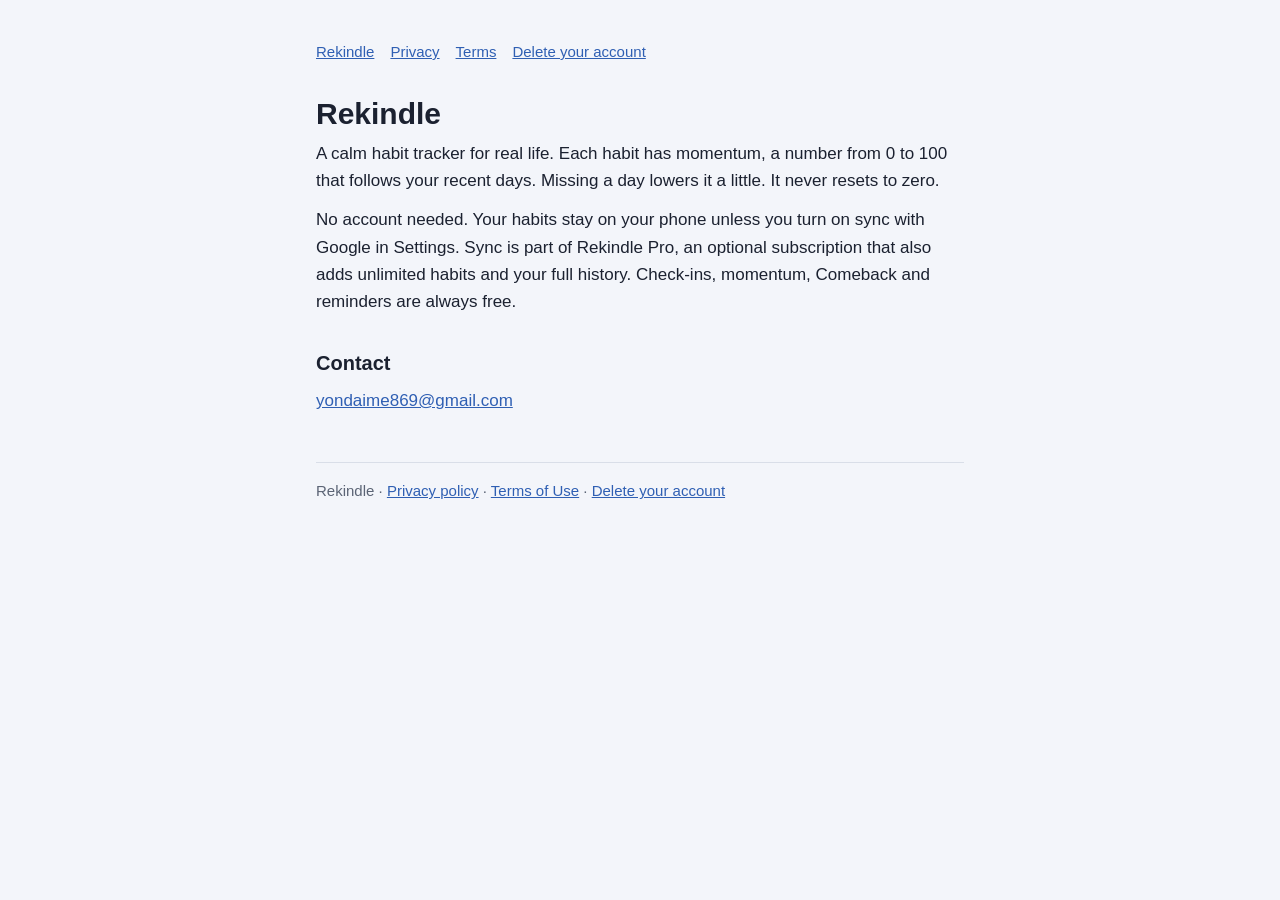
<file: index.html>
<!doctype html>
<html lang="en">
<head>
  <meta charset="utf-8">
  <meta name="viewport" content="width=device-width, initial-scale=1">
  <title>Rekindle</title>
  <meta name="description" content="Rekindle is a calm habit tracker. Momentum dips when you miss a day and never resets to zero.">
  <link rel="stylesheet" href="style.css">
</head>
<body>
<main>
  <nav><a href="./">Rekindle</a><a href="privacy/">Privacy</a><a href="terms/">Terms</a><a href="delete-account/">Delete your account</a></nav>
  <h1>Rekindle</h1>
  <p>A calm habit tracker for real life. Each habit has momentum, a number from 0 to 100 that follows your recent days. Missing a day lowers it a little. It never resets to zero.</p>
  <p>No account needed. Your habits stay on your phone unless you turn on sync with Google in Settings. Sync is part of Rekindle Pro, an optional subscription that also adds unlimited habits and your full history. Check-ins, momentum, Comeback and reminders are always free.</p>
  <h2>Contact</h2>
  <p><a href="mailto:yondaime869@gmail.com">yondaime869@gmail.com</a></p>
  <footer>Rekindle · <a href="privacy/">Privacy policy</a> · <a href="terms/">Terms of Use</a> · <a href="delete-account/">Delete your account</a></footer>
</main>
</body>
</html>
</file>
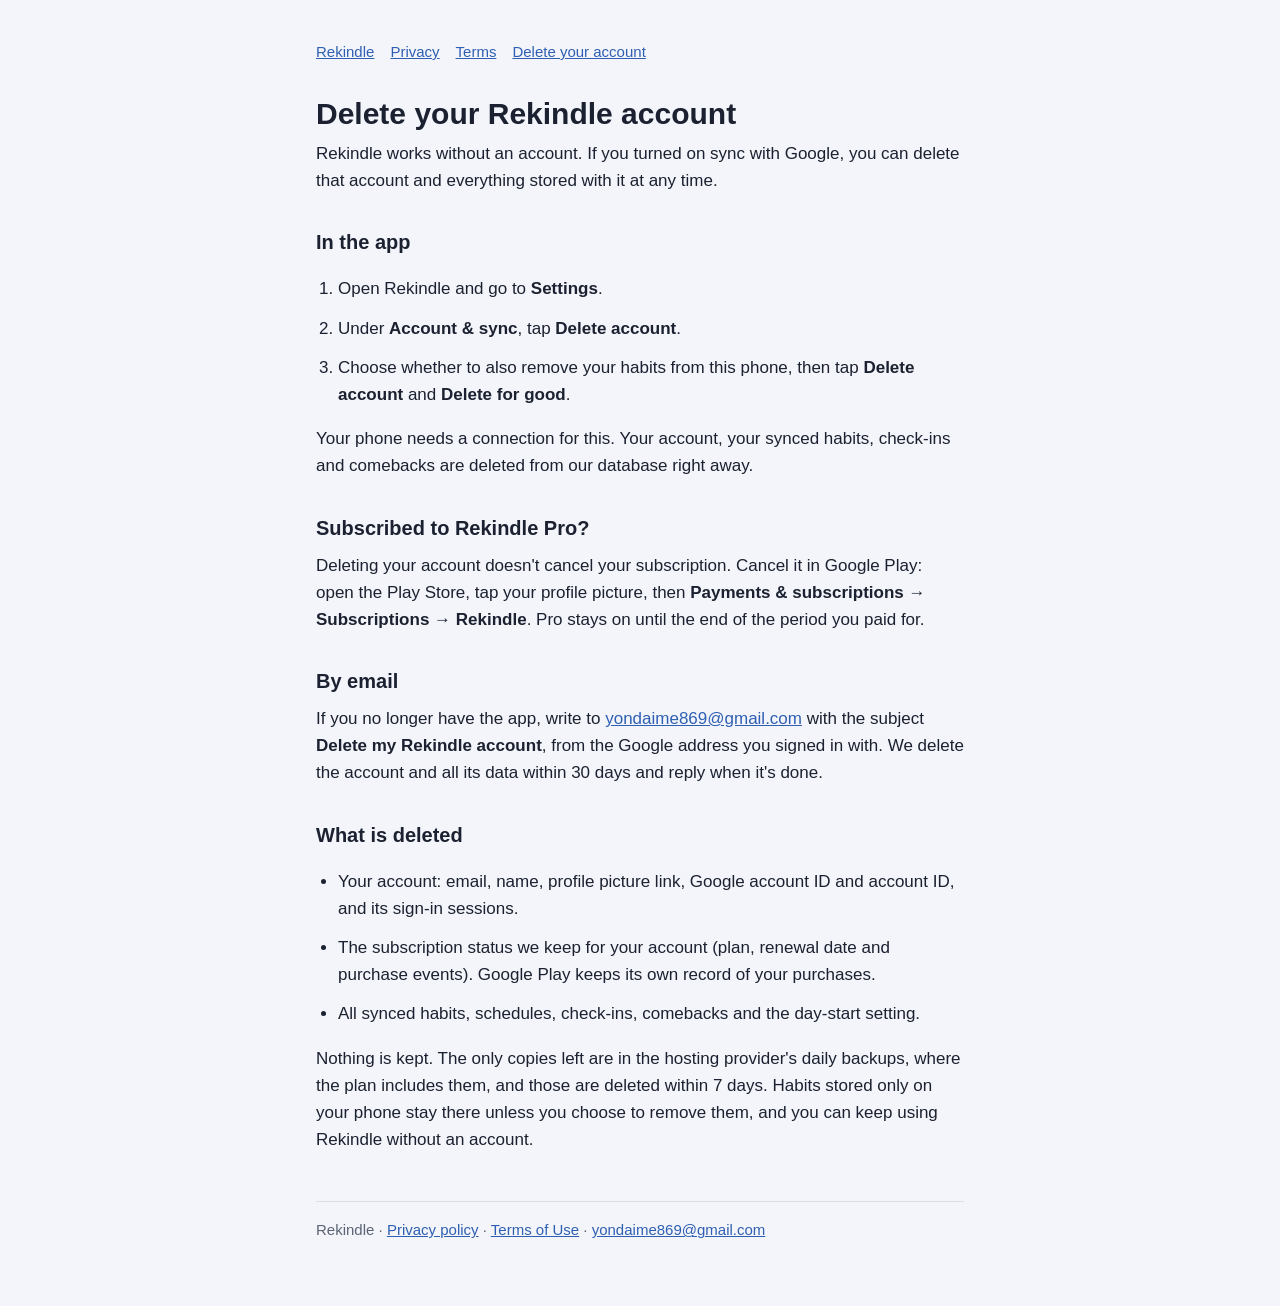
<file: delete-account/index.html>
<!doctype html>
<html lang="en">
<head>
  <meta charset="utf-8">
  <meta name="viewport" content="width=device-width, initial-scale=1">
  <title>Delete Rekindle Account</title>
  <meta name="description" content="How to delete your Rekindle sync account and all data stored with it.">
  <link rel="stylesheet" href="../style.css">
</head>
<body>
<main>
  <nav><a href="../">Rekindle</a><a href="../privacy/">Privacy</a><a href="../terms/">Terms</a><a href="./">Delete your account</a></nav>
  <h1>Delete your Rekindle account</h1>
  <p>Rekindle works without an account. If you turned on sync with Google, you can delete that account and everything stored with it at any time.</p>

  <h2>In the app</h2>
  <ol>
    <li>Open Rekindle and go to <strong>Settings</strong>.</li>
    <li>Under <strong>Account &amp; sync</strong>, tap <strong>Delete account</strong>.</li>
    <li>Choose whether to also remove your habits from this phone, then tap <strong>Delete account</strong> and <strong>Delete for good</strong>.</li>
  </ol>
  <p>Your phone needs a connection for this. Your account, your synced habits, check-ins and comebacks are deleted from our database right away.</p>

  <h2>Subscribed to Rekindle Pro?</h2>
  <p>Deleting your account doesn't cancel your subscription. Cancel it in Google Play: open the Play Store, tap your profile picture, then <strong>Payments &amp; subscriptions → Subscriptions → Rekindle</strong>. Pro stays on until the end of the period you paid for.</p>

  <h2>By email</h2>
  <p>If you no longer have the app, write to <a href="mailto:yondaime869@gmail.com?subject=Delete%20my%20Rekindle%20account">yondaime869@gmail.com</a> with the subject <strong>Delete my Rekindle account</strong>, from the Google address you signed in with. We delete the account and all its data within 30 days and reply when it's done.</p>

  <h2>What is deleted</h2>
  <ul>
    <li>Your account: email, name, profile picture link, Google account ID and account ID, and its sign-in sessions.</li>
    <li>The subscription status we keep for your account (plan, renewal date and purchase events). Google Play keeps its own record of your purchases.</li>
    <li>All synced habits, schedules, check-ins, comebacks and the day-start setting.</li>
  </ul>
  <p>Nothing is kept. The only copies left are in the hosting provider's daily backups, where the plan includes them, and those are deleted within 7 days. Habits stored only on your phone stay there unless you choose to remove them, and you can keep using Rekindle without an account.</p>

  <footer>Rekindle · <a href="../privacy/">Privacy policy</a> · <a href="../terms/">Terms of Use</a> · <a href="mailto:yondaime869@gmail.com">yondaime869@gmail.com</a></footer>
</main>
</body>
</html>
</file>
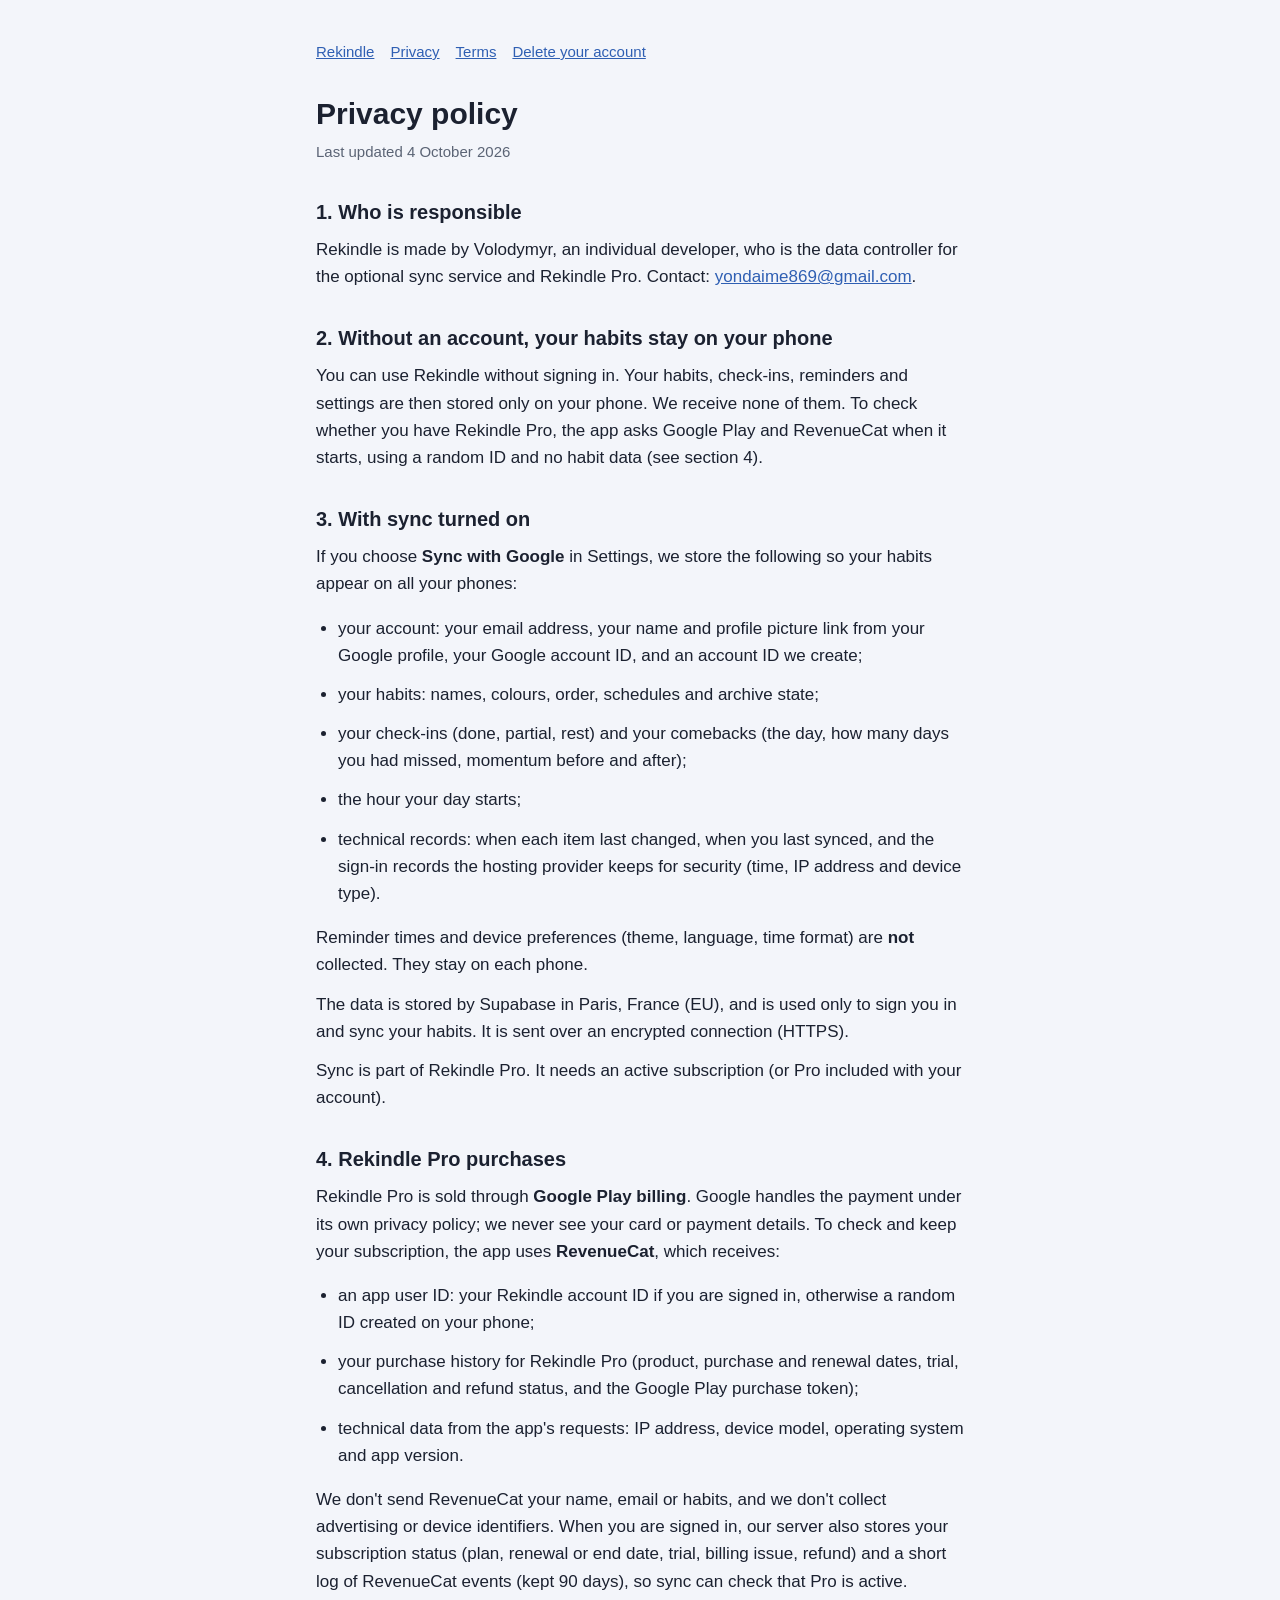
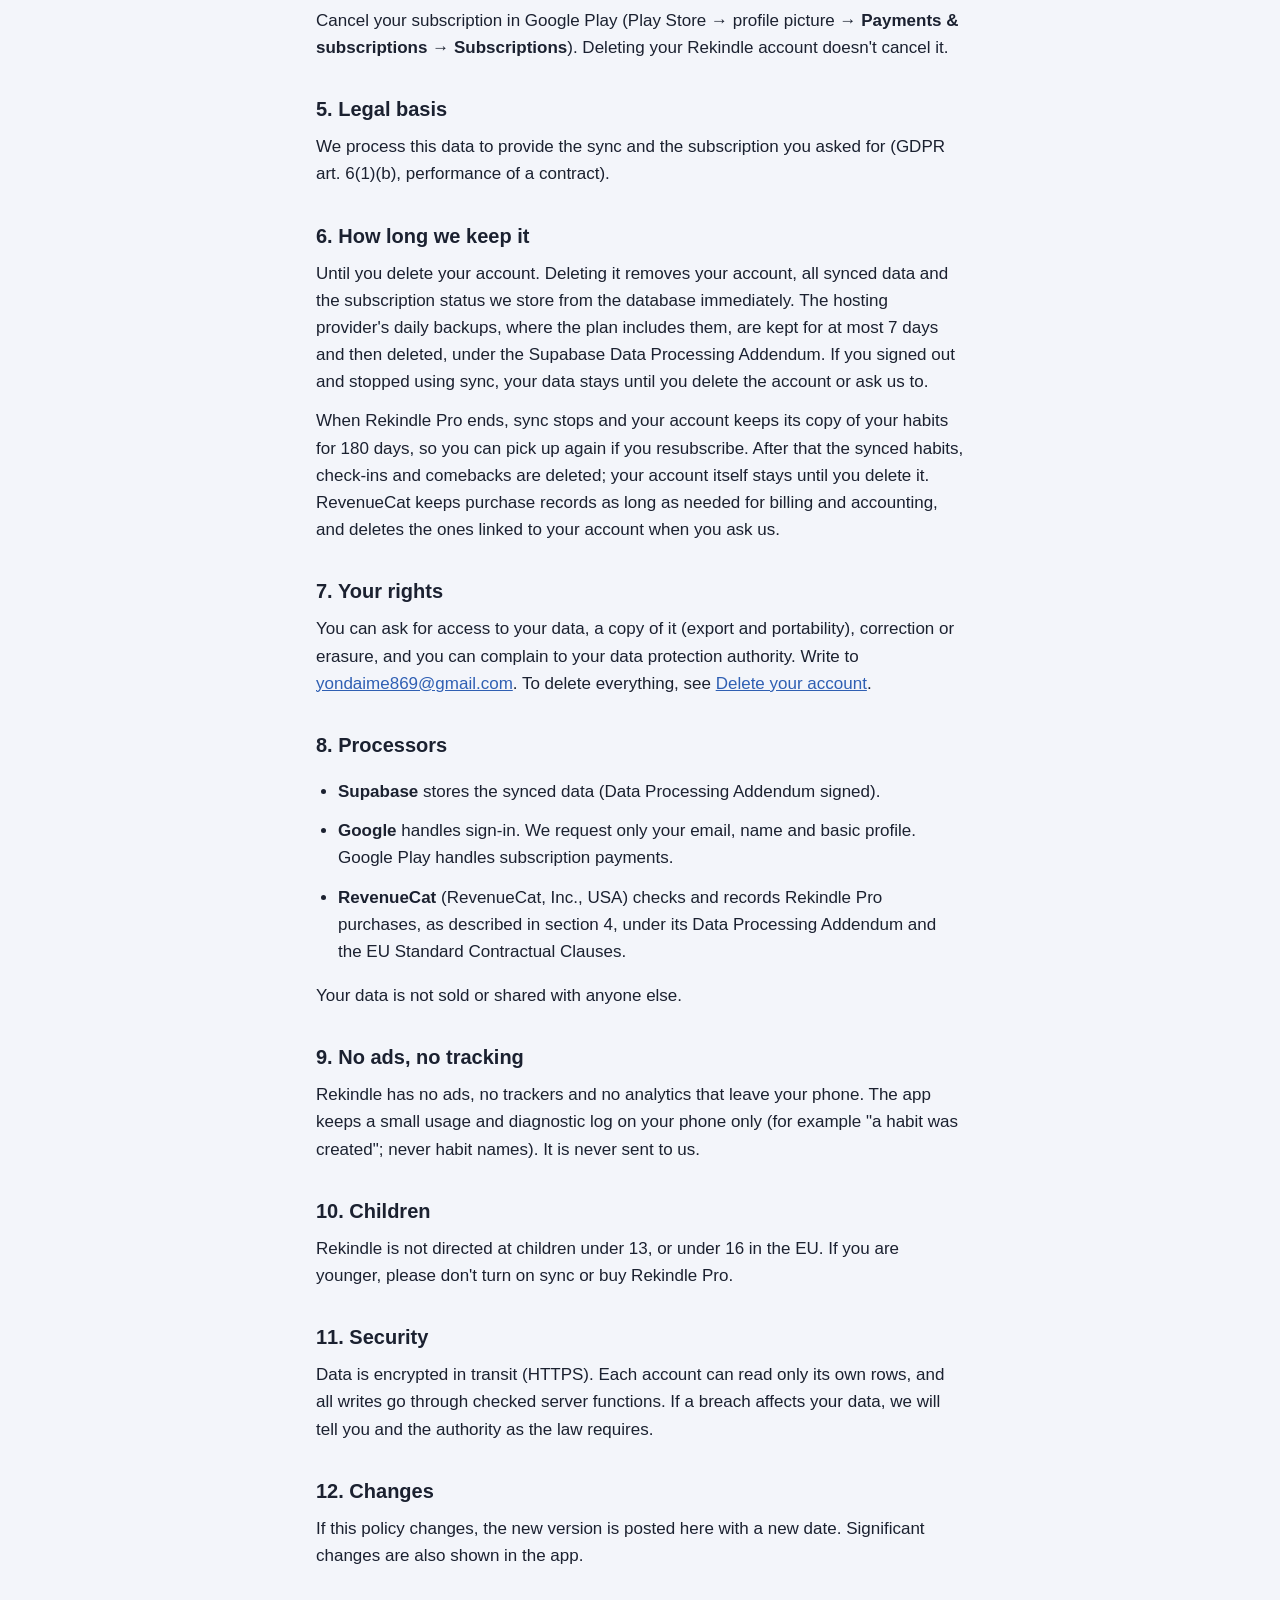
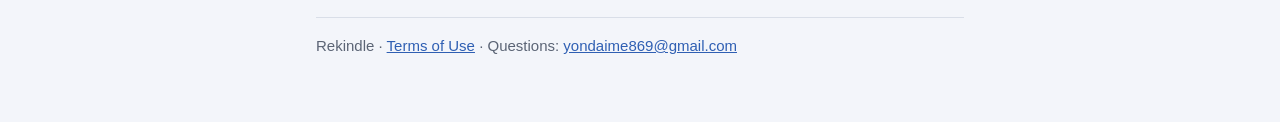
<file: privacy/index.html>
<!doctype html>
<html lang="en">
<head>
  <meta charset="utf-8">
  <meta name="viewport" content="width=device-width, initial-scale=1">
  <title>Rekindle Privacy Policy</title>
  <meta name="description" content="What Rekindle stores, where, why, and how to delete it.">
  <link rel="stylesheet" href="../style.css">
</head>
<body>
<main>
  <nav><a href="../">Rekindle</a><a href="./">Privacy</a><a href="../terms/">Terms</a><a href="../delete-account/">Delete your account</a></nav>
  <h1>Privacy policy</h1>
  <p class="muted">Last updated 4 October 2026</p>

  <h2>1. Who is responsible</h2>
  <p>Rekindle is made by Volodymyr, an individual developer, who is the data controller for the optional sync service and Rekindle Pro. Contact: <a href="mailto:yondaime869@gmail.com">yondaime869@gmail.com</a>.</p>

  <h2>2. Without an account, your habits stay on your phone</h2>
  <p>You can use Rekindle without signing in. Your habits, check-ins, reminders and settings are then stored only on your phone. We receive none of them. To check whether you have Rekindle Pro, the app asks Google Play and RevenueCat when it starts, using a random ID and no habit data (see section 4).</p>

  <h2>3. With sync turned on</h2>
  <p>If you choose <strong>Sync with Google</strong> in Settings, we store the following so your habits appear on all your phones:</p>
  <ul>
    <li>your account: your email address, your name and profile picture link from your Google profile, your Google account ID, and an account ID we create;</li>
    <li>your habits: names, colours, order, schedules and archive state;</li>
    <li>your check-ins (done, partial, rest) and your comebacks (the day, how many days you had missed, momentum before and after);</li>
    <li>the hour your day starts;</li>
    <li>technical records: when each item last changed, when you last synced, and the sign-in records the hosting provider keeps for security (time, IP address and device type).</li>
  </ul>
  <p>Reminder times and device preferences (theme, language, time format) are <strong>not</strong> collected. They stay on each phone.</p>
  <p>The data is stored by Supabase in Paris, France (EU), and is used only to sign you in and sync your habits. It is sent over an encrypted connection (HTTPS).</p>

  <p>Sync is part of Rekindle Pro. It needs an active subscription (or Pro included with your account).</p>

  <h2>4. Rekindle Pro purchases</h2>
  <p>Rekindle Pro is sold through <strong>Google Play billing</strong>. Google handles the payment under its own privacy policy; we never see your card or payment details. To check and keep your subscription, the app uses <strong>RevenueCat</strong>, which receives:</p>
  <ul>
    <li>an app user ID: your Rekindle account ID if you are signed in, otherwise a random ID created on your phone;</li>
    <li>your purchase history for Rekindle Pro (product, purchase and renewal dates, trial, cancellation and refund status, and the Google Play purchase token);</li>
    <li>technical data from the app's requests: IP address, device model, operating system and app version.</li>
  </ul>
  <p>We don't send RevenueCat your name, email or habits, and we don't collect advertising or device identifiers. When you are signed in, our server also stores your subscription status (plan, renewal or end date, trial, billing issue, refund) and a short log of RevenueCat events (kept 90 days), so sync can check that Pro is active.</p>
  <p>Cancel your subscription in Google Play (Play Store → profile picture → <strong>Payments &amp; subscriptions → Subscriptions</strong>). Deleting your Rekindle account doesn't cancel it.</p>

  <h2>5. Legal basis</h2>
  <p>We process this data to provide the sync and the subscription you asked for (GDPR art. 6(1)(b), performance of a contract).</p>

  <h2>6. How long we keep it</h2>
  <p>Until you delete your account. Deleting it removes your account, all synced data and the subscription status we store from the database immediately. The hosting provider's daily backups, where the plan includes them, are kept for at most 7 days and then deleted, under the Supabase Data Processing Addendum. If you signed out and stopped using sync, your data stays until you delete the account or ask us to.</p>
  <p>When Rekindle Pro ends, sync stops and your account keeps its copy of your habits for 180 days, so you can pick up again if you resubscribe. After that the synced habits, check-ins and comebacks are deleted; your account itself stays until you delete it. RevenueCat keeps purchase records as long as needed for billing and accounting, and deletes the ones linked to your account when you ask us.</p>

  <h2>7. Your rights</h2>
  <p>You can ask for access to your data, a copy of it (export and portability), correction or erasure, and you can complain to your data protection authority. Write to <a href="mailto:yondaime869@gmail.com">yondaime869@gmail.com</a>. To delete everything, see <a href="../delete-account/">Delete your account</a>.</p>

  <h2>8. Processors</h2>
  <ul>
    <li><strong>Supabase</strong> stores the synced data (Data Processing Addendum signed).</li>
    <li><strong>Google</strong> handles sign-in. We request only your email, name and basic profile. Google Play handles subscription payments.</li>
    <li><strong>RevenueCat</strong> (RevenueCat, Inc., USA) checks and records Rekindle Pro purchases, as described in section 4, under its Data Processing Addendum and the EU Standard Contractual Clauses.</li>
  </ul>
  <p>Your data is not sold or shared with anyone else.</p>

  <h2>9. No ads, no tracking</h2>
  <p>Rekindle has no ads, no trackers and no analytics that leave your phone. The app keeps a small usage and diagnostic log on your phone only (for example "a habit was created"; never habit names). It is never sent to us.</p>

  <h2>10. Children</h2>
  <p>Rekindle is not directed at children under 13, or under 16 in the EU. If you are younger, please don't turn on sync or buy Rekindle Pro.</p>

  <h2>11. Security</h2>
  <p>Data is encrypted in transit (HTTPS). Each account can read only its own rows, and all writes go through checked server functions. If a breach affects your data, we will tell you and the authority as the law requires.</p>

  <h2>12. Changes</h2>
  <p>If this policy changes, the new version is posted here with a new date. Significant changes are also shown in the app.</p>

  <footer>Rekindle · <a href="../terms/">Terms of Use</a> · Questions: <a href="mailto:yondaime869@gmail.com">yondaime869@gmail.com</a></footer>
</main>
</body>
</html>
</file>
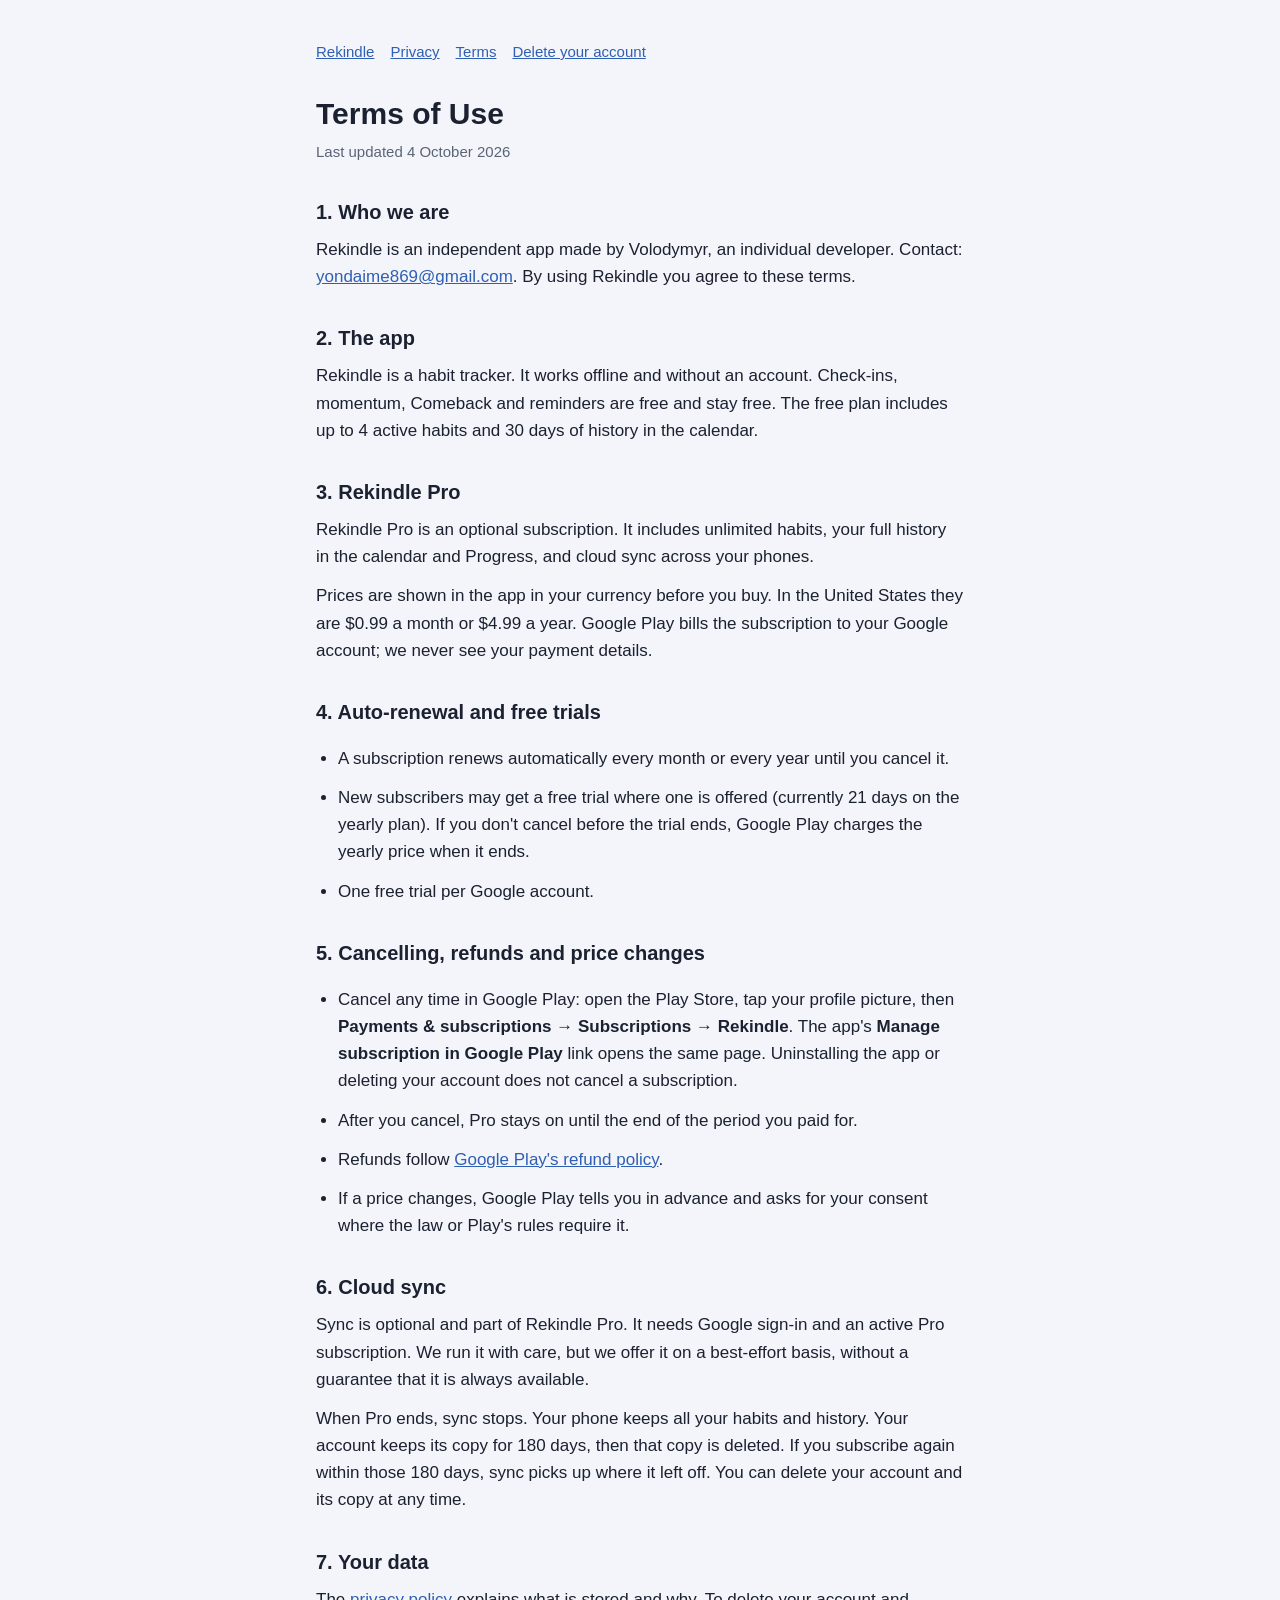
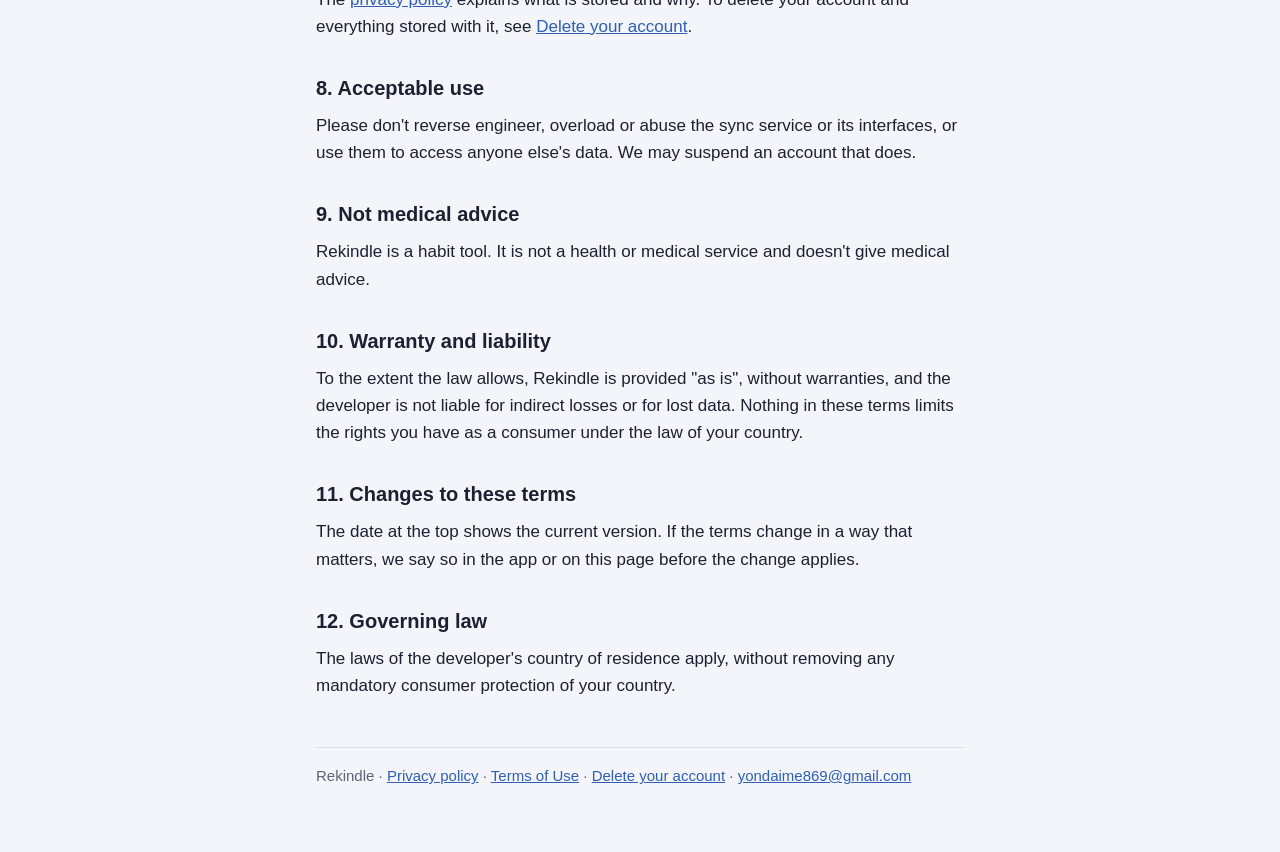
<file: terms/index.html>
<!doctype html>
<html lang="en">
<head>
  <meta charset="utf-8">
  <meta name="viewport" content="width=device-width, initial-scale=1">
  <title>Rekindle Terms of Use</title>
  <meta name="description" content="The terms for using Rekindle and Rekindle Pro.">
  <link rel="stylesheet" href="../style.css">
</head>
<body>
<main>
  <nav><a href="../">Rekindle</a><a href="../privacy/">Privacy</a><a href="./">Terms</a><a href="../delete-account/">Delete your account</a></nav>
  <h1>Terms of Use</h1>
  <p class="muted">Last updated 4 October 2026</p>

  <h2>1. Who we are</h2>
  <p>Rekindle is an independent app made by Volodymyr, an individual developer. Contact: <a href="mailto:yondaime869@gmail.com">yondaime869@gmail.com</a>. By using Rekindle you agree to these terms.</p>

  <h2>2. The app</h2>
  <p>Rekindle is a habit tracker. It works offline and without an account. Check-ins, momentum, Comeback and reminders are free and stay free. The free plan includes up to 4 active habits and 30 days of history in the calendar.</p>

  <h2>3. Rekindle Pro</h2>
  <p>Rekindle Pro is an optional subscription. It includes unlimited habits, your full history in the calendar and Progress, and cloud sync across your phones.</p>
  <p>Prices are shown in the app in your currency before you buy. In the United States they are $0.99 a month or $4.99 a year. Google Play bills the subscription to your Google account; we never see your payment details.</p>

  <h2>4. Auto-renewal and free trials</h2>
  <ul>
    <li>A subscription renews automatically every month or every year until you cancel it.</li>
    <li>New subscribers may get a free trial where one is offered (currently 21 days on the yearly plan). If you don't cancel before the trial ends, Google Play charges the yearly price when it ends.</li>
    <li>One free trial per Google account.</li>
  </ul>

  <h2>5. Cancelling, refunds and price changes</h2>
  <ul>
    <li>Cancel any time in Google Play: open the Play Store, tap your profile picture, then <strong>Payments &amp; subscriptions → Subscriptions → Rekindle</strong>. The app's <strong>Manage subscription in Google Play</strong> link opens the same page. Uninstalling the app or deleting your account does not cancel a subscription.</li>
    <li>After you cancel, Pro stays on until the end of the period you paid for.</li>
    <li>Refunds follow <a href="https://support.google.com/googleplay/answer/2479637">Google Play's refund policy</a>.</li>
    <li>If a price changes, Google Play tells you in advance and asks for your consent where the law or Play's rules require it.</li>
  </ul>

  <h2>6. Cloud sync</h2>
  <p>Sync is optional and part of Rekindle Pro. It needs Google sign-in and an active Pro subscription. We run it with care, but we offer it on a best-effort basis, without a guarantee that it is always available.</p>
  <p>When Pro ends, sync stops. Your phone keeps all your habits and history. Your account keeps its copy for 180 days, then that copy is deleted. If you subscribe again within those 180 days, sync picks up where it left off. You can delete your account and its copy at any time.</p>

  <h2>7. Your data</h2>
  <p>The <a href="../privacy/">privacy policy</a> explains what is stored and why. To delete your account and everything stored with it, see <a href="../delete-account/">Delete your account</a>.</p>

  <h2>8. Acceptable use</h2>
  <p>Please don't reverse engineer, overload or abuse the sync service or its interfaces, or use them to access anyone else's data. We may suspend an account that does.</p>

  <h2>9. Not medical advice</h2>
  <p>Rekindle is a habit tool. It is not a health or medical service and doesn't give medical advice.</p>

  <h2>10. Warranty and liability</h2>
  <p>To the extent the law allows, Rekindle is provided "as is", without warranties, and the developer is not liable for indirect losses or for lost data. Nothing in these terms limits the rights you have as a consumer under the law of your country.</p>

  <h2>11. Changes to these terms</h2>
  <p>The date at the top shows the current version. If the terms change in a way that matters, we say so in the app or on this page before the change applies.</p>

  <h2>12. Governing law</h2>
  <p>The laws of the developer's country of residence apply, without removing any mandatory consumer protection of your country.</p>

  <footer>Rekindle · <a href="../privacy/">Privacy policy</a> · <a href="./">Terms of Use</a> · <a href="../delete-account/">Delete your account</a> · <a href="mailto:yondaime869@gmail.com">yondaime869@gmail.com</a></footer>
</main>
</body>
</html>
</file>
<file: style.css>
:root {
  --bg: #f3f5fa;
  --ink: #1b2130;
  --muted: #5b6475;
  --rule: #d9dee8;
  --link: #2f5fb3;
}
@media (prefers-color-scheme: dark) {
  :root {
    --bg: #0a0e17;
    --ink: #e8ecf4;
    --muted: #9aa3b5;
    --rule: #263042;
    --link: #8fb3f0;
  }
}
* { box-sizing: border-box; }
body {
  margin: 0;
  background: var(--bg);
  color: var(--ink);
  font: 17px/1.6 -apple-system, BlinkMacSystemFont, "Segoe UI", Roboto, "Helvetica Neue", Arial, sans-serif;
}
main { max-width: 680px; margin: 0 auto; padding: 40px 16px 64px; }
h1 { font-size: 30px; line-height: 1.2; margin: 0 0 8px; }
h2 { font-size: 20px; margin: 32px 0 8px; }
p, li { margin: 0 0 12px; }
ul, ol { padding-left: 22px; }
a { color: var(--link); }
.muted { color: var(--muted); font-size: 15px; }
nav { margin-bottom: 32px; font-size: 15px; }
nav a { margin-right: 16px; }
footer { margin-top: 48px; padding-top: 16px; border-top: 1px solid var(--rule); color: var(--muted); font-size: 15px; }
</file>
